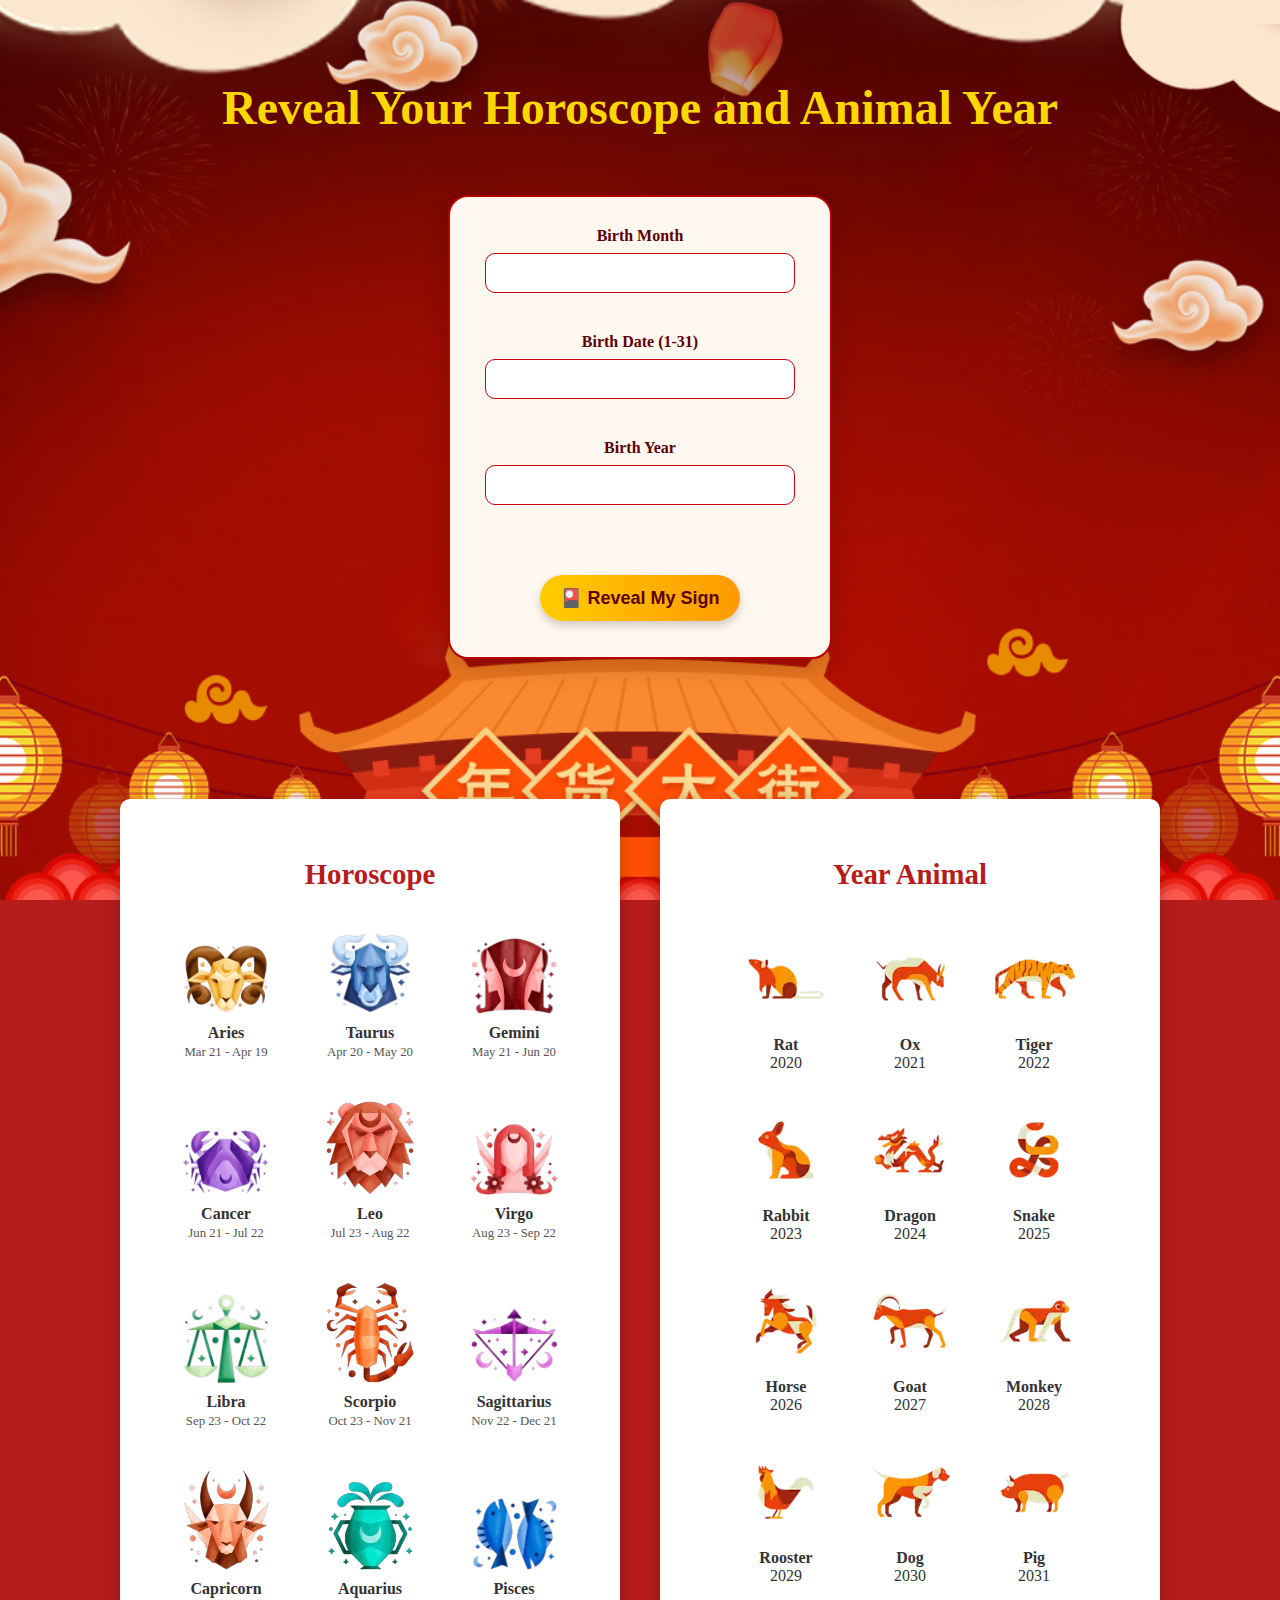
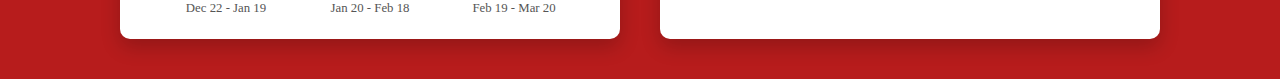
<file: index.html>
<!DOCTYPE html>
<html lang="en">
<head>
  <meta charset="UTF-8" />
  <meta name="viewport" content="width=device-width, initial-scale=1.0"/>
  <link rel="stylesheet" href="style.css">
  <script src="design.js"></script>
  <title>Chinese Zodiac</title>
</head>
<body id="top">

  <h2>Reveal Your Horoscope and Animal Year</h2>

  <div class="card">
    <div class="input-group">
      <label for="month">Birth Month</label>
      <input type="text" id="month" >
    </div>

    <div class="input-group">
      <label for="date">Birth Date (1-31)</label>
      <input type="text" id="date" >
    </div>

    <div class="input-group">
      <label for="year">Birth Year</label>
      <input type="text" id="year">
    </div>

    <button class="button" onclick="showHoroscopeAndAnimal()">🎴 Reveal My Sign</button>
  </div>

  <div class="grid-container" id="container">
    <div class="horoscope-grid" id="horoscope-container">
      <h3>Horoscope</h3>

      <div class="horoscope-item"><img src="aries.png" alt="aries" /><span>Aries</span><small>Mar 21 - Apr 19</small></div>
      <div class="horoscope-fortune">
      <p class="traits">Personality Traits</p>
      <p><span class="trait-title">Strengths:</span> Courageous, determined, confident, enthusiastic, optimistic, honest, passionate</p>
      <p><span class="trait-title">Weaknesses:</span> Impatient, moody, short-tempered, impulsive, aggressive</p>
      <p><span class="trait-title">Aries likes:</span> Comfortable clothes, taking on leadership roles, physical challenges, individual sports</p>
      <p><span class="trait-title">Aries dislikes:</span> Inactivity, delays, work that does not use one's talents</p>
      <p>Aries (March 21 - April 19) loves to be number one, so it’s no surprise that these audacious rams are the first sign of the zodiac. Bold and ambitious, Aries 
        dives headfirst into even the most challenging situations (which is appropriate, since the body part associated with Aries is the head). Like their fellow fire 
        signs, Leo and Sagittarius, Aries is a passionate, motivated, and confident leader who builds community with their cheerful disposition and relentless determination. 
        Uncomplicated and direct in their approach, they often get frustrated by exhaustive details and unnecessary nuances. They like things quick and dirty, a temperament 
        also reflected in their sexual proclivities.</p>
      </div>

      <div class="horoscope-item"><img src="taurus.png" alt="taurus" /><span>Taurus</span><small>Apr 20 - May 20</small></div>
      <div class="horoscope-fortune">
      <p class="traits">Personality Traits</p>
      <p><span class="trait-title">Strengths:</span> Reliable, patient, practical, devoted, responsible, stable</p>
      <p><span class="trait-title">Weaknesses:</span> Stubborn, possessive, uncompromising</p>
      <p><span class="trait-title">Taurus likes:</span> Gardening, cooking, music, romance, high quality clothes, working with hands</p>
      <p><span class="trait-title">Taurus dislikes:</span> Sudden changes, complications, insecurity of any kind, synthetic fabrics</p>
      <p>Taurus (April 20 - May 20) is an earth sign symbolized by the bull and ruled by Venus, the planet of love, beauty, and money. Taureans love comfort, luxury, and 
        sensual pleasures, often seeking serene and indulgent environments. While they enjoy pampering, they are also hardworking, financially savvy, and value security and 
        stability. As a fixed sign, Taurus is known for loyalty and consistency, though their dedication can sometimes be seen as stubbornness. They may stay in unhealthy 
        situations out of principle but are dependable, devoted partners and friends. Their focus on long-term rewards and steady progress defines both their professional and
         personal lives.</p>
      </div>

      <div class="horoscope-item"><img src="gemini.png" alt="gemini" /><span>Gemini</span><small>May 21 - Jun 20</small></div>
      <div class="horoscope-fortune">
      <p class="traits">Personality Traits</p>
      <p><span class="trait-title">Strengths:</span> Gentle, affectionate, curious, adaptable, ability to learn quickly and exchange ideas</p>
      <p><span class="trait-title">Weaknesses:</span> Nervous, inconsistent, indecisive</p>
      <p><span class="trait-title">Gemini likes:</span> Music, books, magazines, chats with nearly anyone, short trips around the town</p>
      <p><span class="trait-title">Gemini dislikes:</span> Being alone, being confined, repetition and routine</p>
      <p>Gemini (May 21 - June 20) is an air sign symbolized by the celestial twins, representing their dual nature and versatility. Geminis are naturally curious, sociable, 
        and quick-witted, often juggling multiple interests, hobbies, and social circles at once. They thrive in environments that stimulate their minds and allow them to 
        explore new ideas. With their playful energy and love for conversation, Geminis are the life of the party and can easily connect with people from all walks of life. 
        At their core, Geminis are seekers. They are constantly on the lookout for deeper meaning and connection, often feeling like something—or someone—is missing. This 
        restless energy drives them to explore new experiences, relationships, and ideas in their pursuit of fulfillment.
      </p>
      </div>

      <div class="horoscope-item"><img src="cancer.png" alt="cancer" /><span>Cancer</span><small>Jun 21 - Jul 22</small></div>
      <div class="horoscope-fortune">
      <p class="traits">Personality Traits</p>
      <p><span class="trait-title">Strengths:</span> Tenacious, highly imaginative, loyal, emotional, sympathetic, persuasive</p>
      <p><span class="trait-title">Weaknesses:</span> Moody, pessimistic, suspicious, manipulative, insecure</p>
      <p><span class="trait-title">Cancer likes:</span> Art, home-based hobbies, relaxing near or in water, helping loved ones, a good meal with friends</p>
      <p><span class="trait-title">Cancer dislikes:</span> Strangers, any criticism of Mom, revealing of personal life</p>
      <p>Cancer (June 21 - July 22) is a cardinal water sign. Represented by the crab, this oceanic crustacean seamlessly weaves between the sea and shore, representing 
        Cancer’s ability to exist in both emotional and material realms. Cancers are highly intuitive and their psychic abilities manifest in tangible spaces: This is why 
        Cancers can effortlessly pick up the energies in a room. These crabs are highly sensitive to their environments, as well as extremely self-protective. Much like 
        their celestial animal counterpart, Cancers are shielded by hard, external shells. At first, these crabs may be perceived as cold or distant. With time, though, 
        Cancers reveal their gentle nature, genuine compassion, and mystical capabilities.
      </p>
      </div>

      <div class="horoscope-item"><img src="leo.png" alt="leo" /><span>Leo</span><small>Jul 23 - Aug 22</small></div>
      <div class="horoscope-fortune">
      <p class="traits">Personality Traits</p>
      <p><span class="trait-title">Strengths:</span> Creative, passionate, generous, warm-hearted, cheerful, humorous</p>
      <p><span class="trait-title">Weaknesses:</span> Arrogant, stubborn, self-centered, lazy, inflexible</p>
      <p><span class="trait-title">Leo likes:</span> Theater, taking holidays, being admired, expensive things, bright colors, fun with friends</p>
      <p><span class="trait-title">Leo dislikes:</span> Being ignored, facing difficult reality, not being treated like a king or queen</p>
      <p>Leo (July 23 - August 22) is represented by the lion, and these spirited fire signs are the kings and queens of the celestial jungle. They’re delighted to embrace 
        their royal status: Vivacious, theatrical, and passionate, Leos love to bask in the spotlight and celebrate themselves. These lions are natural leaders and they 
        enjoy cultivating friendships and romances that are artistically and creatively inspired. Playful Leos have no problem leaning into drama-fueled romances that are 
        perfectly suited for the tabloids. (In fact, they may even prefer them.) After all, every Leo perceives him or herself as a celebrity. These astrological divas never 
        get tired of lavish dinners, exclusive parties, or decadent designer wear.</p>
      </div>

      <div class="horoscope-item"><img src="virgo.png" alt="virgo" /><span>Virgo</span><small>Aug 23 - Sep 22</small></div>
      <div class="horoscope-fortune">
      <p class="traits">Personality Traits</p>
      <p><span class="trait-title">Strengths:</span> Loyal, analytical, kind, hardworking, practical</p>
      <p><span class="trait-title">Weaknesses:</span> Shyness, worry, overly critical of self and others, all work and no play</p>
      <p><span class="trait-title">Virgo likes:</span> Animals, healthy food, books, nature, cleanliness</p>
      <p><span class="trait-title">Virgo dislikes:</span> Rudeness, asking for help, taking center stage</p>
      <p>Virgo (August 23 - September 22) is an earth sign known for its logical, practical, and detail-oriented nature. Symbolized by the goddess of wheat, Virgo is deeply 
        connected to the material world and values structure and precision. Ruled by Mercury, Virgo focuses on analyzing and processing information, unlike Gemini's 
        expressive style. Perfectionists at heart, Virgos strive for improvement through hard work and consistency, but they must remember that imperfection is part of 
        being human—and beauty can be found in the flaws. Virgos are especially attuned to the small things that others often miss. Whether it's organizing a messy space, 
        catching errors, or offering thoughtful advice, they love making things better. Their sharp minds and grounded energy make them reliable problem-solvers and 
        supportive friends.</p>
      </div>

      <div class="horoscope-item"><img src="libra.png" alt="libra" /><span>Libra</span><small>Sep 23 - Oct 22</small></div>
      <div class="horoscope-fortune">
      <p class="traits">Personality Traits</p>
      <p><span class="trait-title">Strengths:</span> Cooperative, diplomatic, gracious, fair-minded, social</p>
      <p><span class="trait-title">Weaknesses:</span> Indecisive, avoids confrontations, will carry a grudge, self-pity</p>
      <p><span class="trait-title">Libra likes:</span> Harmony, gentleness, sharing with others, the outdoors</p>
      <p><span class="trait-title">Libra dislikes:</span> Violence, injustice, loudmouths, conformity</p>
      <p>Libra (September 23 - October 22) is an air sign represented by the scales (interestingly, the only inanimate object of the zodiac), an association that reflects 
        Libra's fixation on balance and harmony. Libra is obsessed with symmetry and strives to create equilibrium in all areas of life. These air signs are the aesthetes 
        of the zodiac: Ruled by Venus, the planet that governs love, beauty, and money, Libras adore high art, intellectualism, and connoisseurship. Suave Libras need to 
        surround themselves with stunning objects and create environments that reflect their exquisite tastes. Accordingly, these air signs make excellent designers, 
        decorators, art critics, and stylists.</p>
      </div>

      <div class="horoscope-item"><img src="scorpio.png" alt="scorpio" /><span>Scorpio</span><small>Oct 23 - Nov 21</small></div>
      <div class="horoscope-fortune">
      <p class="traits">Personality Traits</p>
      <p><span class="trait-title">Strengths:</span> Resourceful, powerful, brave, passionate, a true friend</p>
      <p><span class="trait-title">Weaknesses:</span> Distrusting, jealous, manipulative, violent</p>
      <p><span class="trait-title">Scorpio likes:</span> Truth, facts, being right, talents, teasing, passion</p>
      <p><span class="trait-title">Scorpio dislikes:</span> Dishonesty, revealing secrets, superficiality, small talk</p>
      <p>Scorpio (October 23 - November 21) is one of the most misunderstood signs of the zodiac. Because of its incredible passion and power, Scorpio is often mistaken 
        for a fire sign. In fact, Scorpio is a water sign that derives its strength from the psychic, emotional realm. Like its fellow water signs, Cancer and Pisces, 
        Scorpio is extremely clairvoyant and intuitive. They are passionate and assertive people with determination and focus you rarely see in other zodiac signs. They 
        will turn to in-depth research to reach the truth behind anything they find important. Great leaders and guides, Scorpios are resourceful, dedicated and fearless 
        when there is challenge to be overcome. </p>
      </div>

      <div class="horoscope-item"><img src="sagittarius.png" alt="sagittarius" /><span>Sagittarius</span><small>Nov 22 - Dec 21</small></div>
      <div class="horoscope-fortune">
      <p class="traits">Personality Traits</p>
      <p><span class="trait-title">Strengths:</span> Generous, idealistic, great sense of humor</p>
      <p><span class="trait-title">Weaknesses:</span> Promises more than can deliver, very impatient, will say anything no matter how undiplomatic</p>
      <p><span class="trait-title">Sagittarius likes:</span> Freedom, travel, philosophy, being outdoors</p>
      <p><span class="trait-title">Sagittarius dislikes:</span> Clingy people, being constrained, off-the-wall theories, details</p>
      <p>Sagittarius (November 22 - December 21) Curious and energetic, Sagittarius are the travelers of the zodiac. Their open mind and philosophical view motivate them to 
        wander around the world in search of the meaning of life. Sagittarius is an extrovert, always optimistic, full of enthusiasm, and ready for changes. This is a Sun 
        sign of individuals who are often preoccupied with mental work, but when they find grounding, they show their ability to transform visions and thoughts into concrete 
        actions and circumstances. Clear about their intentions and honest by moral imperative, its representatives are often honest to the point of absurd, with no regard for 
        tact and emotions of other people whatsoever. It is important for them to learn how to express their opinions in a tolerant and socially acceptable way.
      </p>

      </div>

      <div class="horoscope-item"><img src="capricorn.png" alt="capricorn" /><span>Capricorn</span><small>Dec 22 - Jan 19</small></div>
      <div class="horoscope-fortune">
      <p class="traits">Personality Traits</p>
      <p><span class="trait-title">Strengths:</span> Responsible, disciplined, self-control, good managers</p>
      <p><span class="trait-title">Weaknesses:</span> Know-it-all, unforgiving, condescending, expecting the worst</p>
      <p><span class="trait-title">Capricorn likes:</span> Family, tradition, music, understated status, quality craftsmanship</p>
      <p><span class="trait-title">Capricorn dislikes:</span> Almost everything at some point</p>
      <p>Capricorn (December 22 and January 19) is a sign that represents time and responsibility, and its representatives are traditional and often very serious by nature. These individuals possess
         an inner state of independence that enables significant progress both in their personal and professional lives. They are masters of self-control and have the 
         ability to lead the way, make solid and realistic plans, and manage many people who work for them at any time. They will learn from their mistakes and get to the 
         top based solely on their experience and expertise.
      </p>
      </div>

      <div class="horoscope-item"><img src="aquarius.png" alt="aquarius" /><span>Aquarius</span><small>Jan 20 - Feb 18</small></div>
      <div class="horoscope-fortune">
      <p class="traits">Personality Traits</p>
      <p><span class="trait-title">Strengths:</span> Progressive, original, independent, humanitarian</p>
      <p><span class="trait-title" style="text-align: left;">Weaknesses:</span> Runs from emotional expression, temperamental, uncompromising, aloof</p>
      <p><span class="trait-title">Aquarius likes:</span> Fun with friends, risky business, fighting for causes, intellectual conversations.</p>
      <p><span class="trait-title">Aquarius dislikes:</span> Limitations, broken promises, being lonely, dull or boring situations.</p>
      <p>Aquarius ( January 20 - February 18) is the sign different from the rest of the zodiac and people born with their Sun in it feel special. This makes them eccentric and energetic in their 
        fight for freedom, or at times shy and quiet, afraid to express their true personality. In both cases they are deep thinkers and highly intellectual people who 
        love to fight for idealistic causes. They are able to see people without prejudice and this makes them truly special. Although they can easily adapt to the energy 
        that surrounds them, Aquarius representatives have a deep need to have some time alone and away from everything in order to restore power.
      </p>
      </div>

      <div class="horoscope-item"><img src="pisces.png" alt="pisces" /><span>Pisces</span><small>Feb 19 - Mar 20</small></div>
      <div class="horoscope-fortune">
      <p class="traits">Personality Traits</p>
      <p><span class="trait-title">Strengths:</span> Compassionate, artistic, intuitive, gentle, wise, musical</p>
      <p><span class="trait-title">Weaknesses:</span> Fearful, overly trusting, sad, desire to escape reality, can be a victim or a martyr</p>
      <p><span class="trait-title">Pisces likes:</span> Being alone, love, sleeping, music, romance, swimming, spiritual themes</p>
      <p><span class="trait-title">Pisces dislikes:</span> Know-it-all, being criticized, the past coming back to haunt, cruelty of any kind</p>
      <p>Water sign Pisces (February 19 - March 20) is the last constellation of the zodiac. It's symbolized by two fish swimming in opposite directions, representing the 
        constant division of Pisces' attention between fantasy and reality. As the final sign, Pisces has absorbed every lesson—the joys and the pains, the hopes and the 
        fears—learned by all of the other signs. This makes these fish the most psychic, empathetic, and compassionate creatures of the astrological wheel. With such immense 
        sensitivity, Pisces can easily become swallowed by emotions and must remember to stay grounded in the material realm (appropriately, Pisces rules the feet).
      </p>
      </div>
    </div>

  
    <div class="zodiac-grid" id="zodiac-container">
      <h3>Year Animal</h3>
      <div class="zodiac-item"><img src="rat.webp" alt="rat" year="2020"/><span>Rat</span>2020</div>
      <div class="zodiac-fortune">
        <p>People born in the Year of the Rat are known for their charm, intelligence, and strong ambition. They are naturally attractive and often draw attention without 
          trying, especially from the opposite sex. Highly driven and hardworking, Rats are determined to reach their goals and are often perfectionists when it comes to 
          their work and personal achievements. They are resourceful and thrifty, especially when it comes to managing money, but can also be easily angered and prone to 
          gossip. Despite their sharp wit and occasional mood swings, Rats are incredibly focused and rarely give up on something they believe in. Their big dreams and 
          determination often lead them to success in both career and personal life. When it comes to relationships, they thrive best with those who understand their complex 
          nature—making them most compatible with people born in the Year of the Dragon, Monkey, or Ox.
        </p>
        <a href="#top"><button  id="goTopBtn">Reveal Another</button></a>

      </div>

      <div class="zodiac-item"><img src="ox.webp" alt="ox" year="2021"/><span>Ox</span>2021</div>
      <div class="zodiac-fortune">
        <p>People born in the Year of the Ox are known for their patience, quiet strength, and ability to earn the trust of others. Though they may speak little, their words 
          carry weight and often reveal deep thought and eloquence. Oxen are hardworking, reliable, and mentally and physically alert, making them strong and steady 
          individuals. However, they can also be eccentric and quick to anger, with a fierce temper when provoked. Despite their generally calm nature, Oxen are famously 
          stubborn and dislike failure or opposition, often sticking firmly to their beliefs. Their steady presence and resilience make them dependable in both personal and 
          professional relationships. In terms of compatibility, Oxen are most harmonious with those born in the Year of the Snake, Rooster, or Rat.
        </p>
        <a href="#top"><button  id="goTopBtn">Reveal Another</button></a>

      </div>

      <div class="zodiac-item"><img src="tiger.webp" alt="tiger"  year="2022"/><span>Tiger</span>2022</div>
      <div class="zodiac-fortune">
        <p>People born in the Year of the Tiger are sensitive, thoughtful, and capable of deep empathy toward others. They often engage in deep thinking and have a strong 
          sense of compassion. However, they can also be extremely short-tempered and impulsive when provoked. Tigers naturally command respect and admiration, yet they may 
          often find themselves clashing with older individuals or figures of authority due to their independent nature. Tigers sometimes struggle with indecision, which can 
          lead to either rushed, poor choices or well-thought-out decisions made too late. Their suspicious nature makes them cautious of others' intentions, but they are 
          undeniably courageous and powerful in both words and actions. Their bold spirit makes them natural leaders who aren’t afraid to take risks. In terms of 
          compatibility, Tigers are most harmonious with those born in the Year of the Horse, Dragon, or Dog.
        </p>
        <a href="#top"><button  id="goTopBtn">Reveal Another</button></a>

      </div>

      <div class="zodiac-item"><img src="rabbit.webp" alt="rabbit"  year="2023"/><span>Rabbit</span>2023</div>
      <div class="zodiac-fortune">
        <p>People born in the Year of the Rabbit are articulate, talented, and ambitious, often admired for their refined manners and excellent taste. They are virtuous and 
          reserved, earning the trust and respect of others with ease. Financially, they tend to be quite lucky and are skilled in both personal and professional matters. 
          While they enjoy gossip, they are tactful in how they speak and generally kind-hearted, rarely losing their temper. Rabbits are clever in business and highly 
          conscientious, known for their reliability and strong sense of responsibility—they never back out of a deal once it's made. They have a natural instinct for making 
          the right choices, which would make them excellent gamblers, though they rarely take such risks due to their conservative and wise nature. In relationships, 
          Rabbits are most compatible with those born in the Year of the Goat, Pig, or Dog.
        </p>
        <a href="#top"><button  id="goTopBtn">Reveal Another</button></a>

      </div>

      <div class="zodiac-item"><img src="dragon.webp" alt="dragon"  year="2024"/><span>Dragon</span>2024</div>
      <div class="zodiac-fortune">
        <p>People born in the Year of the Dragon are healthy, energetic, and full of vitality. They are excitable, short-tempered, and often quite stubborn, yet they possess 
          an honest and brave nature that inspires confidence and trust in those around them. Dragons are also highly sensitive, though they may not always show it outwardly. 
          Among the eastern zodiac signs, they are considered the most eccentric, with a unique and bold personality that sets them apart. They tend to avoid borrowing money 
          and steer clear of overly decorative or flowery speech, preferring to be direct and sincere. Despite their fiery temperament, Dragons have a surprisingly soft heart, 
          which can sometimes lead them to give others an advantage or be taken advantage of. Their strong presence and natural leadership are undeniable, and they are most 
          compatible with those born in the Year of the Rat, Snake, Monkey, or Rooster.
        </p>
        <a href="#top"><button  id="goTopBtn">Reveal Another</button></a>

      </div>

      <div class="zodiac-item"><img src="snake.webp" alt="snake"  year="2025"/><span>Snake</span>2025</div>
      <div class="zodiac-fortune">
        <p>People born in the Year of the Snake are deep thinkers, known for their quiet nature and great wisdom. They often speak little but when they do, their words carry 
          weight. Financially, they are fortunate and rarely need to worry about money, thanks to their cautious and strategic approach. While they can be vain, selfish, and 
          a bit stingy at times, they also possess a surprising amount of sympathy for others and genuinely try to support those who are less fortunate. Snake individuals 
          prefer to rely on their own judgment, often doubting others, which can lead them to take on more than necessary. They are determined and focused in everything they 
          do and have a strong dislike for failure. On the outside, they may appear calm and composed, but underneath lies a deep intensity and passion. Snakes are often 
          good-looking and magnetic, though their charm can sometimes lead to relationship issues, especially due to their occasional fickleness. They are most compatible 
          with those born in the Year of the Ox and Rooster.
        </p>
        <a href="#top"><button  id="goTopBtn">Reveal Another</button></a>

      </div>

      <div class="zodiac-item"><img src="horse.webp" alt="horse"  year="2026"/><span>Horse</span>2026</div>
      <div class="zodiac-fortune">
        <p>People born in the Year of the Horse are naturally popular and full of cheerful energy. They are wise, talented, and perceptive, often displaying strong skills in 
          handling money and working with their hands. While they are charming and quick-witted, they sometimes talk more than necessary, which can occasionally get them into 
          trouble. Horses are known for having a magnetic attraction to others and may have a soft spot for romance, especially with the opposite sex. They are impatient and 
          passionate in many areas of life, except when it comes to their routine work, which they handle with surprising diligence. Horses enjoy being surrounded by people, 
          thriving in lively environments filled with entertainment and excitement. Their strong sense of independence makes them confident decision-makers, though it also 
          means they rarely take advice from others. In relationships, they are most compatible with those born in the Year of the Tiger, Dog, or Goat.
        </p>
          <a href="#top"><button  id="goTopBtn">Reveal Another</button></a>

        </div>

      <div class="zodiac-item"><img src="goat.webp" alt="goat"  year="2027"/><span>Goat</span>2027</div>
      <div class="zodiac-fortune">
        <p>People born in the Year of the Goat are elegant, creative, and often highly accomplished in the arts. At first glance, they may appear more fortunate or well-off 
          than those born under other zodiac signs, as they carry a natural grace and charm. However, beneath their refined exterior, Goats can be shy, pessimistic, and often 
          uncertain about the direction of their lives. They are usually deeply spiritual or religious, guided by strong inner beliefs, though they tend to be timid by nature. 
          While they might sometimes come across as awkward or clumsy in speech, their sincerity and passion shine through in everything they do. Goats are deeply committed 
          to their values and pursuits, and their talents often bring them financial success, allowing them to enjoy the finer things in life. Wise, gentle, and compassionate, 
          they are known for their kindness and nurturing spirit. In relationships, they are most compatible with those born in the Year of the Rabbit, Pig, or Horse.
        </p>
        <a href="#top"><button  id="goTopBtn">Reveal Another</button></a>

      </div>

      <div class="zodiac-item"><img src="monkey.webp" alt="monkey"  year="2028"/><span>Monkey</span>2028</div>
      <div class="zodiac-fortune">
        <p>People born in the Year of the Monkey are the erratic geniuses of the zodiac, known for their remarkable inventiveness, cleverness, and skill. They are highly 
          flexible and original, able to solve even the most difficult problems with ease. There are few areas in which they wouldn’t be successful due to their natural 
          talent, but their tendency to be overly agreeable can sometimes work against them. Monkeys are driven to start things immediately, and if they can’t get going right 
          away, they can become discouraged and abandon their projects. Though they are good at making decisions, Monkeys have a habit of looking down on others, believing 
          their solutions are often superior. They possess common sense and a deep thirst for knowledge, coupled with an excellent memory. Strong-willed, they are capable of 
          pushing through obstacles, but their temper is quick to flare and just as quickly subsides. In relationships, Monkeys are most compatible with those born in the Year 
          of the Dragon and Rat.</p>
          <a href="#top"><button  id="goTopBtn">Reveal Another</button></a>

      </div>

      <div class="zodiac-item"><img src="rooster.webp" alt="rooster"  year="2029"/><span>Rooster</span>2029</div>
      <div class="zodiac-fortune">
        <p>People born in the Year of the Rooster are deep thinkers, highly capable, and exceptionally talented. They thrive when busy and are deeply devoted to their work, 
          often feeling disappointed if they fail to meet their high expectations. Roosters tend to be eccentric individuals, which sometimes leads to challenging 
          relationships with others. They often believe they are right, and more often than not, they are. Despite this confidence, Roosters can be loners, and while they 
          give the impression of being adventurous, they are often more timid than they appear. Their emotions, much like their fortunes, can swing dramatically from high to 
          low, making them unpredictable at times. Roosters can be selfish and too outspoken, but they are never boring. They are also capable of extreme bravery when the 
          situation calls for it, often stepping up in moments of need. In relationships, Roosters are most compatible with those born in the Year of the Ox, Snake, or Dragon.                               
          </p>
          <a href="#top"><button  id="goTopBtn">Reveal Another</button></a>

      </div>

      <div class="zodiac-item"><img src="dog.webp" alt="dog"  year="2030"/><span>Dog</span>2030 </div>
      <div class="zodiac-fortune">
        <p>People born in the Year of the Dog are known for possessing the best traits of human nature, including a deep sense of loyalty, honesty, and a strong ability to 
          inspire confidence in others. They are trustworthy individuals who know how to keep secrets, making them reliable companions and friends. However, Dogs can also be
           somewhat selfish, terribly stubborn, and occasionally eccentric in their behavior. While they don’t care much for wealth, they often seem to find themselves with
            money despite their indifference to it. Emotionally, they can be a bit cold and distant, especially in social settings like parties, where they may come off as 
            aloof. Dogs are known for their critical nature and sharp tongues, often finding fault with things others may overlook. Despite these occasional flaws, they are 
            strong leaders, respected for their integrity and decision-making. In relationships, Dogs are most compatible with those born in the Year of the Horse, Tiger, or 
            Rabbit.</p>
            <a href="#top"><button  id="goTopBtn">Reveal Another</button></a>

      </div>

      <div class="zodiac-item"><img src="pig.webp" alt="pig"  year="2031"/><span>Pig</span>2031</div>
      <div class="zodiac-fortune">
        <p>People born in the Year of the Pig are studious, gallant, and possess tremendous inner strength. While they may be quiet, they are always well-informed and prefer 
          to keep a close circle of loyal friends whom they cherish for life. The Pig is unwavering in its pursuit of goals, and their strong intuition often leads them to 
          success, bringing good fortune and luck when followed. Their steady determination ensures that they will never retreat from what they set their sights on. In 
          relationships, Pigs are most compatible with those born in the Year of the Rabbit and Goat.
        </p>
        <a href="#top"><button  id="goTopBtn">Reveal Another</button></a>
      </div>
      
    </div>
  </div>
  <canvas id="fireworks" style="margin-top: -770px; pointer-events: none; display: none;"></canvas>



  <script>
    const canvas = document.getElementById('fireworks');
    const ctx = canvas.getContext('2d');
    canvas.width = window.innerWidth;
    canvas.height = window.innerHeight;

    let fireworks = [];
    let particles = [];
    const colors = ['#FF3C38', '#FFD700', '#00FFFB', '#FF7F50', '#ADFF2F'];
    const duration = 10000; 

    function startFireworks() {
    startTime = Date.now(); 
    animate();
    }
    function random(min, max) {
      return Math.random() * (max - min) + min;
    }

    class Firework {
      constructor(fromLeft) {
        this.fromLeft = fromLeft;
        this.x = fromLeft ? 0 : canvas.width;
        this.y = canvas.height;
        this.targetX = random(canvas.width / 4, (canvas.width * 3) / 4);
        this.targetY = random(100, canvas.height / 2.2);
        this.color = colors[Math.floor(Math.random() * colors.length)];
        this.speed = random(10, 13);

        const dx = this.targetX - this.x;
        const dy = this.targetY - this.y;
        const dist = Math.sqrt(dx * dx + dy * dy);
        this.vx = (dx / dist) * this.speed;
        this.vy = (dy / dist) * this.speed;

        this.trail = [];
        this.done = false;
      }

      update() {
        this.trail.push({ x: this.x, y: this.y });
        if (this.trail.length > 5) this.trail.shift();

        this.x += this.vx;
        this.y += this.vy;

        if ((this.fromLeft && this.x >= this.targetX) || (!this.fromLeft && this.x <= this.targetX)) {
          this.done = true;
          this.explode();
        }
      }

      explode() {
        const numParticles = window.innerWidth < 600 ? 30 : 60;
        for (let i = 0; i < numParticles; i++) {
          const angle = (Math.PI * 2) * (i / numParticles);
          const speed = random(4, 7);
          const vx = Math.cos(angle) * speed;
          const vy = Math.sin(angle) * speed;
          particles.push(new Particle(this.x, this.y, this.color, vx, vy));
        }
      }

      draw() {
        // Draw trail
        ctx.beginPath();
        for (let i = 0; i < this.trail.length - 1; i++) {
          const p1 = this.trail[i];
          const p2 = this.trail[i + 1];
          ctx.moveTo(p1.x, p1.y);
          ctx.lineTo(p2.x, p2.y);
        }
        ctx.strokeStyle = this.color;
        ctx.lineWidth = 1;
        ctx.stroke();

        // Draw firework head
        ctx.beginPath();
        ctx.arc(this.x, this.y, 2.5, 0, Math.PI * 2);
        ctx.fillStyle = this.color;
        ctx.shadowColor = this.color;
        ctx.shadowBlur = 20;
        ctx.fill();
        ctx.shadowBlur = 0;
      }
    }

    class Particle {
      constructor(x, y, color, vx, vy) {
        this.x = x;
        this.y = y;
        this.vx = vx;
        this.vy = vy;
        this.alpha = 1;
        this.color = color;
      }

      update() {
        this.x += this.vx;
        this.y += this.vy;
        this.vy += 0.05; // gravity
        this.vx *= 0.96;
        this.vy *= 0.96;
        this.alpha -= 0.02;
      }

      draw() {
        if (this.alpha <= 0) return;
        ctx.beginPath();
        ctx.arc(this.x, this.y, 2, 0, Math.PI * 2);
        ctx.fillStyle = `rgba(${hexToRgb(this.color)}, ${this.alpha})`;
        ctx.shadowColor = this.color;
        ctx.shadowBlur = 8;
        ctx.fill();
        ctx.shadowBlur = 0;
      }
    }

    function hexToRgb(hex) {
      const bigint = parseInt(hex.replace("#", ""), 16);
      const r = (bigint >> 16) & 255;
      const g = (bigint >> 8) & 255;
      const b = bigint & 255;
      return `${r}, ${g}, ${b}`;
    }

    function animate() {
      const elapsed = Date.now() - startTime;

      // Clear the canvas for the next frame (transparent)
      ctx.clearRect(0, 0, canvas.width, canvas.height);

      if (elapsed < duration && Math.random() < 0.08) {
        const fromLeft = Math.random() < 0.5;
        fireworks.push(new Firework(fromLeft));
      }

      fireworks = fireworks.filter(fw => !fw.done);
      fireworks.forEach(fw => {
        fw.update();
        fw.draw();
      });

      particles = particles.filter(p => p.alpha > 0);
      particles.forEach(p => {
        p.update();
        p.draw();
      });

      if (elapsed < duration || particles.length > 0 || fireworks.length > 0) {
        requestAnimationFrame(animate);
      }
    }

    animate();

    window.addEventListener('resize', () => {
      canvas.width = window.innerWidth;
      canvas.height = window.innerHeight;
    });
  </script>


</body>
</html>
</file>
<file: style.css>
html {
  scroll-behavior: smooth;
  overflow-x: hidden;
}
body {
  margin: 0;
  font-family: 'Georgia', serif;
  background-color: #b71c1c;
  color: #333;
  display: flex;
  flex-direction: column;
  align-items: center;
  padding: 40px 20px;
  background-image: url("chinesebg.jpg");
  background-size: cover;
  background-attachment: fixed;
  background-position: center;
  min-height: 100vh;
}

h1, h2 {
  color: rgb(255, 253, 253);
  text-align: center;
  margin: 0;
}

h1 {
  font-size: 2rem;
  font-weight: 700;
  margin-top: 60px;
}

h2 {
  font-size: 3rem;
  font-weight: 900;
  margin-top: 40px;
  color: #FFD700;
  margin-bottom: 30px;
}
#container {
  scroll-margin-top: 10px;
}
.card {
  background: #fff8f0;
  border: 2px solid #b30000;
  border-radius: 20px;
  padding: 30px;
  width: 320px;
  height: 400px;
  margin: 30px auto;
  box-shadow: 0 10px 25px rgba(0,0,0,0.15);
  font-family: 'Noto Serif SC', serif; 
  color: #5c0000;
  text-align: center;
  margin-bottom: 100px;
}

.input-group {
  margin-bottom: 20px;

}

.input-group label {
  display: block;
  margin-bottom: 8px;
  font-weight: bold;
  font-size: 16px;
}

.input-group input {
  width: 90%;
  padding: 10px;
  margin-bottom: 20px;
  border: 1px solid #cc0000;
  border-radius: 10px;
  font-size: 16px;
  text-align: center;
}

.button {
  background: linear-gradient(to right, #ffcc00, #ff9900);
  color: #5c0000;
  border: none;
  padding: 12px 20px;
  border-radius: 25px;
  font-size: 18px;
  font-weight: bold;
  cursor: pointer;
  transition: background 0.3s ease;
  box-shadow: 0 4px 10px rgba(0,0,0,0.2);
  margin-top: 30px;
}

.button:hover {
  background: linear-gradient(to right, #ffdd33, #ff8800);

}


#result {
  margin-top: 20px;
  font-size: 1.1rem;
  color: #222;
}

.grid-container {
  display: flex;
  justify-content: center;
  flex-wrap: wrap;
  gap: 40px;
  margin-top: 40px;
}

.horoscope-grid,
.zodiac-grid {
  display: inline-block;
  background: white;
  padding: 30px;
  border-radius: 10px;
  box-shadow: 0 8px 20px rgba(0, 0, 0, 0.2);
  width: 500px;
  box-sizing: border-box;
  text-align: center;
  height: 840px;
}

.horoscope-grid h3,
.zodiac-grid h3 {
  font-size: 1.8rem;
  margin-bottom: 20px;
  color: #b71c1c;
}

.horoscope-item {
  display: inline-block;
  width: 100px;
  margin: 20px;
  text-align: center;
  
}
.zodiac-item {
  display: inline-block;
  width: 100px;
  margin: 10px;
  margin-top: 20px;
  text-align: center;
}

.horoscope-item img{
  width: 90px;
  height: auto;
  border-radius: 6px;
}

.zodiac-item img {
  width: auto;
  height: auto;
  border-radius: 6px;
}

.horoscope-item span,
.zodiac-item span {
  font-family: 'Noto Serif SC', serif; 
  font-weight: bold;
  display: block;
  margin-top: 5px;
}
.horoscope-fortune {
  font-family: 'Noto Serif SC', serif; 
  display: none;
  margin-top: 40px;
  text-align: justify;
}

.zodiac-fortune {
  font-family: 'Noto Serif SC', serif; 
  display: none;
  margin-top: 40px;
}
.traits{
  font-family: 'Noto Serif SC', serif; 
  font-weight: bold;
  margin-top: -20px;
  text-align: center;
  text-transform: uppercase;
}
.trait-title{
  font-weight: bold;
  color: #f70909;
}
.horoscope-item small{
  font-size: 0.8rem;
  color: #555;
  margin-top: 90px;
}
.horoscope-item:hover,
.zodiac-item:hover{
  opacity: 60%;
}
#goTopBtn {
  background: linear-gradient(to right, #d32f2f, #c62828); 
  color: gold;
  border: 2px solid gold;
  border-radius: 50px;
  padding: 10px 20px;
  font-size: 16px;
  font-weight: bold;
  width: 170px;
  cursor: pointer;
  margin-top: 50px;
  box-shadow: 0 4px 12px rgba(0,0,0,0.3);
  transition: all 0.3s ease;
}

#goTopBtn:hover {
  background: linear-gradient(to right, #b71c1c, #880e4f);
  color: #fff;
  
}
@media (max-width: 768px) {
  .grid-container {
    flex-direction: column;
    align-items: center;
    display: flex;

  }

  .horoscope-grid,
  .zodiac-grid {
    width: 350px;
    height: 860px;
  }
  .horoscope-item img {
    height: 50px;
    width: auto;
    margin: 10px;
  }
  .horoscope-item {
    margin: 3px;
  }
  .zodiac-item img {
    height: 50px;
    width: auto;
    margin: 10px;
  }
  .zodiac-item {
    margin: 3px;
  }
}
</file>
